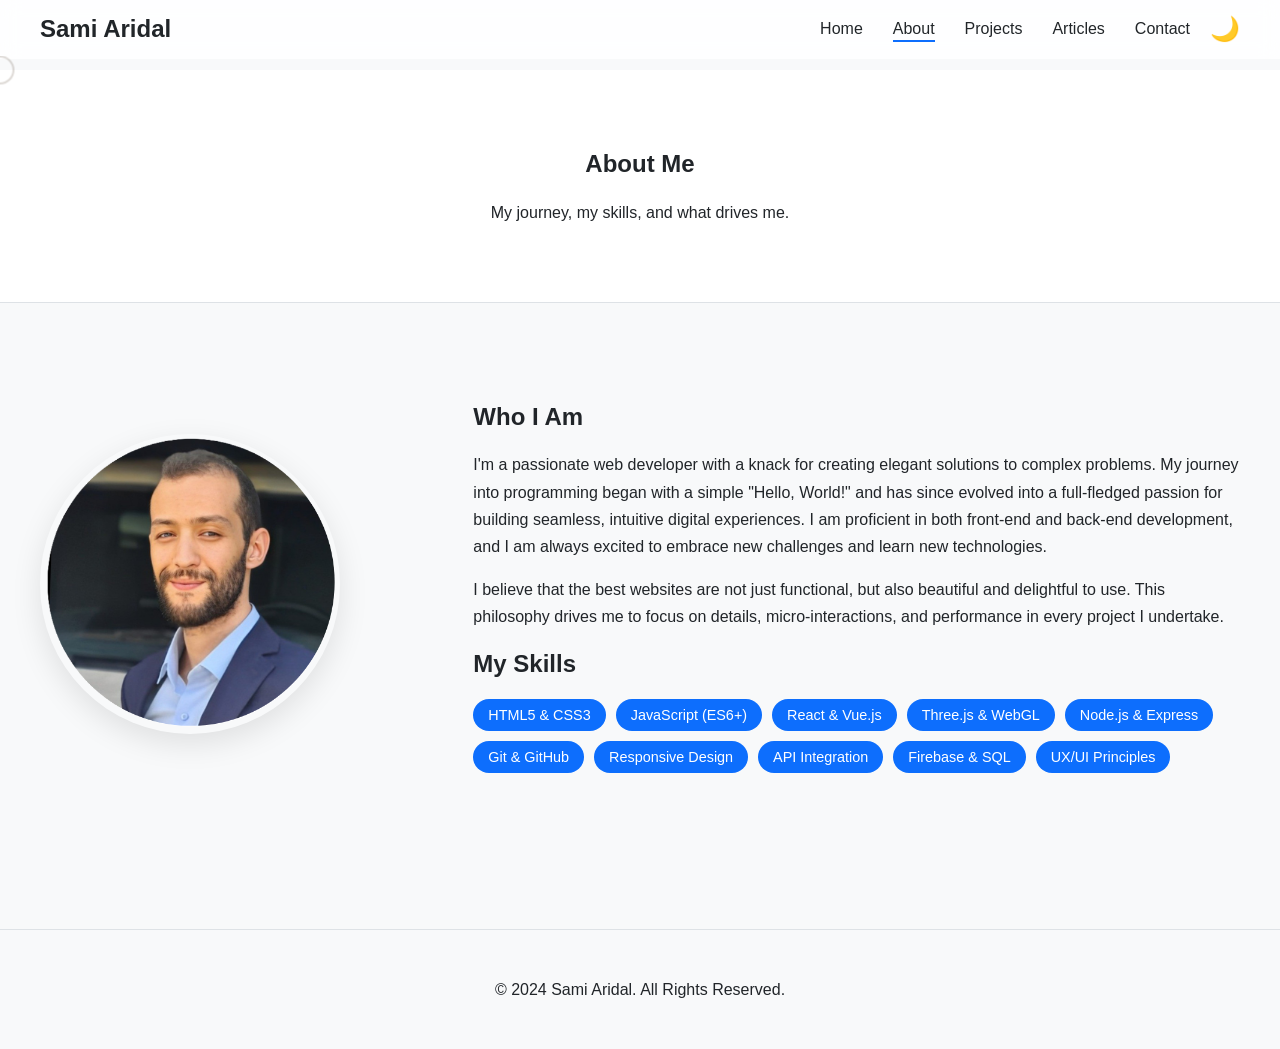
<file: about.html>
<!DOCTYPE html>
<html lang="en">
<head>
    <meta charset="UTF-8">
    <meta name="viewport" content="width=device-width, initial-scale=1.0">
    <title>About Me - Sami Aridal</title>
    <link rel="stylesheet" href="style/main.css">
    <link rel="stylesheet" href="https://unpkg.com/aos@next/dist/aos.css" />
    <link rel="icon" href="assets/favicon.ico" type="image/x-icon">
</head>
<body class="is-transitioning">
    <div class="cursor"></div>
    <div class="page-transition-overlay"></div>

    <header class="navbar" id="navbar">
        <div class="container">
            <a href="index.html" class="logo magnetic-item">Sami Aridal</a>
            <nav class="nav-menu">
                <ul class="nav-links">
                    <li><a href="index.html">Home</a></li>
                    <li><a href="about.html" class="active">About</a></li>
                    <li><a href="projects.html">Projects</a></li>
                    <li><a href="articles.html">Articles</a></li>
                    <li><a href="contact.html">Contact</a></li>
                </ul>
                <div class="theme-switcher">
                    <button id="theme-toggle" class="magnetic-item" title="Toggle dark mode">🌙</button>
                </div>
            </nav>
            <button class="hamburger" id="hamburger-menu" aria-label="Toggle menu">
                <span></span><span></span><span></span>
            </button>
        </div>
    </header>

    <main>
        <section class="page-header" data-aos="fade-in">
            <div class="container">
                <h1>About Me</h1>
                <p>My journey, my skills, and what drives me.</p>
            </div>
        </section>

        <section class="content-section">
            <div class="container about-layout">
                <div data-aos="fade-right">
                    <img src="assets/img/about-profile.png" alt="A professional photo of Sami Aridal" class="profile-pic">
                </div>
                <div class="about-text" data-aos="fade-left">
                    <h2>Who I Am</h2>
                    <p>I'm a passionate web developer with a knack for creating elegant solutions to complex problems. My journey into programming began with a simple "Hello, World!" and has since evolved into a full-fledged passion for building seamless, intuitive digital experiences. I am proficient in both front-end and back-end development, and I am always excited to embrace new challenges and learn new technologies.</p>
                    <p>I believe that the best websites are not just functional, but also beautiful and delightful to use. This philosophy drives me to focus on details, micro-interactions, and performance in every project I undertake.</p>
                    
                    <h2>My Skills</h2>
                    <ul class="skills-list">
                        <li>HTML5 & CSS3</li>
                        <li>JavaScript (ES6+)</li>
                        <li>React & Vue.js</li>
                        <li>Three.js & WebGL</li>
                        <li>Node.js & Express</li>
                        <li>Git & GitHub</li>
                        <li>Responsive Design</li>
                        <li>API Integration</li>
                        <li>Firebase & SQL</li>
                        <li>UX/UI Principles</li>
                    </ul>
                </div>
            </div>
        </section>
    </main>
    
    <footer class="footer">
        <div class="container">
            <p>© 2024 Sami Aridal. All Rights Reserved.</p>
        </div>
    </footer>
    
    <button id="scroll-to-top" class="magnetic-item" title="Go to top">↑</button>
    <script src="https://unpkg.com/aos@next/dist/aos.js"></script>
    <script src="js/main.js"></script>
</body>
</html>
</file>
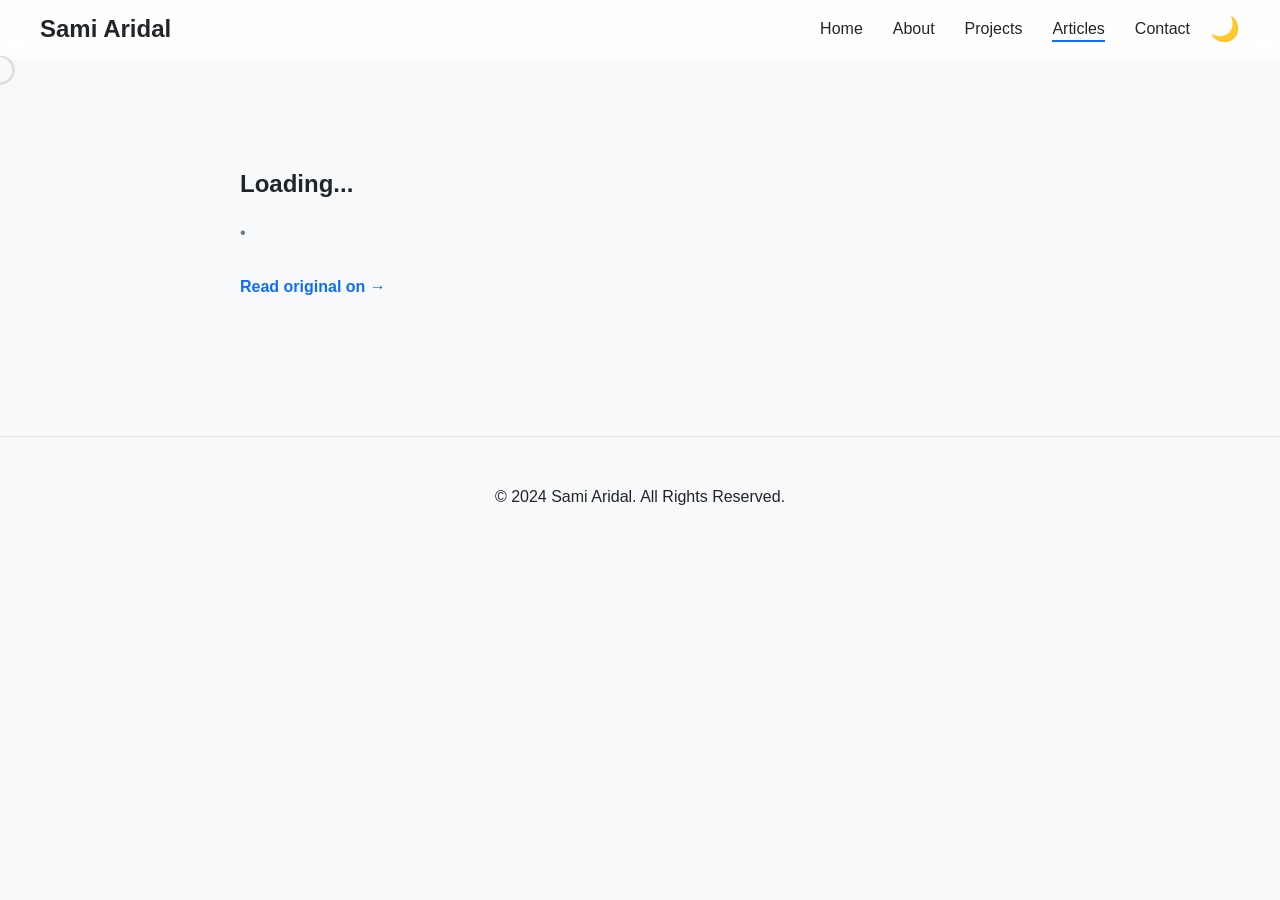
<file: article-detail.html>
<!DOCTYPE html>
<html lang="en">
<head>
    <meta charset="UTF-8">
    <meta name="viewport" content="width=device-width, initial-scale=1.0">
    <title>Article - Sami Aridal</title>
    <link rel="stylesheet" href="style/main.css">
    <link rel="stylesheet" href="https://unpkg.com/aos@next/dist/aos.css" />
    <link rel="icon" href="assets/favicon.ico" type="image/x-icon">
</head>
<body class="is-transitioning">
    <div class="cursor"></div>
    <div class="page-transition-overlay"></div>

    <header class="navbar" id="navbar">
        <div class="container">
            <a href="index.html" class="logo magnetic-item">Sami Aridal</a>
            <nav class="nav-menu">
                <ul class="nav-links">
                    <li><a href="index.html">Home</a></li>
                    <li><a href="about.html">About</a></li>
                    <li><a href="projects.html">Projects</a></li>
                    <li><a href="articles.html" class="active">Articles</a></li>
                    <li><a href="contact.html">Contact</a></li>
                </ul>
                <div class="theme-switcher">
                    <button id="theme-toggle" class="magnetic-item" title="Toggle dark mode">🌙</button>
                </div>
            </nav>
            <button class="hamburger" id="hamburger-menu" aria-label="Toggle menu">
                <span></span><span></span><span></span>
            </button>
        </div>
    </header>

    <main>
        <section class="content-section">
            <div class="container article-content" id="article-detail-container" data-aos="fade-up">
                <h1 id="article-title">Loading...</h1>
                <p class="article-meta"><span id="article-date"></span> • <span id="article-source"></span></p>
                <div id="article-body"></div>
                <a href="#" id="article-source-url" class="btn-link" target="_blank">Read original on <span id="article-source-name"></span> →</a>
            </div>
        </section>
    </main>

    <footer class="footer">
        <div class="container">
            <p>© 2024 Sami Aridal. All Rights Reserved.</p>
        </div>
    </footer>
    
    <button id="scroll-to-top" class="magnetic-item" title="Go to top">↑</button>
    <script src="https://unpkg.com/aos@next/dist/aos.js"></script>
    <script src="js/main.js"></script>
</body>
</html>
</file>
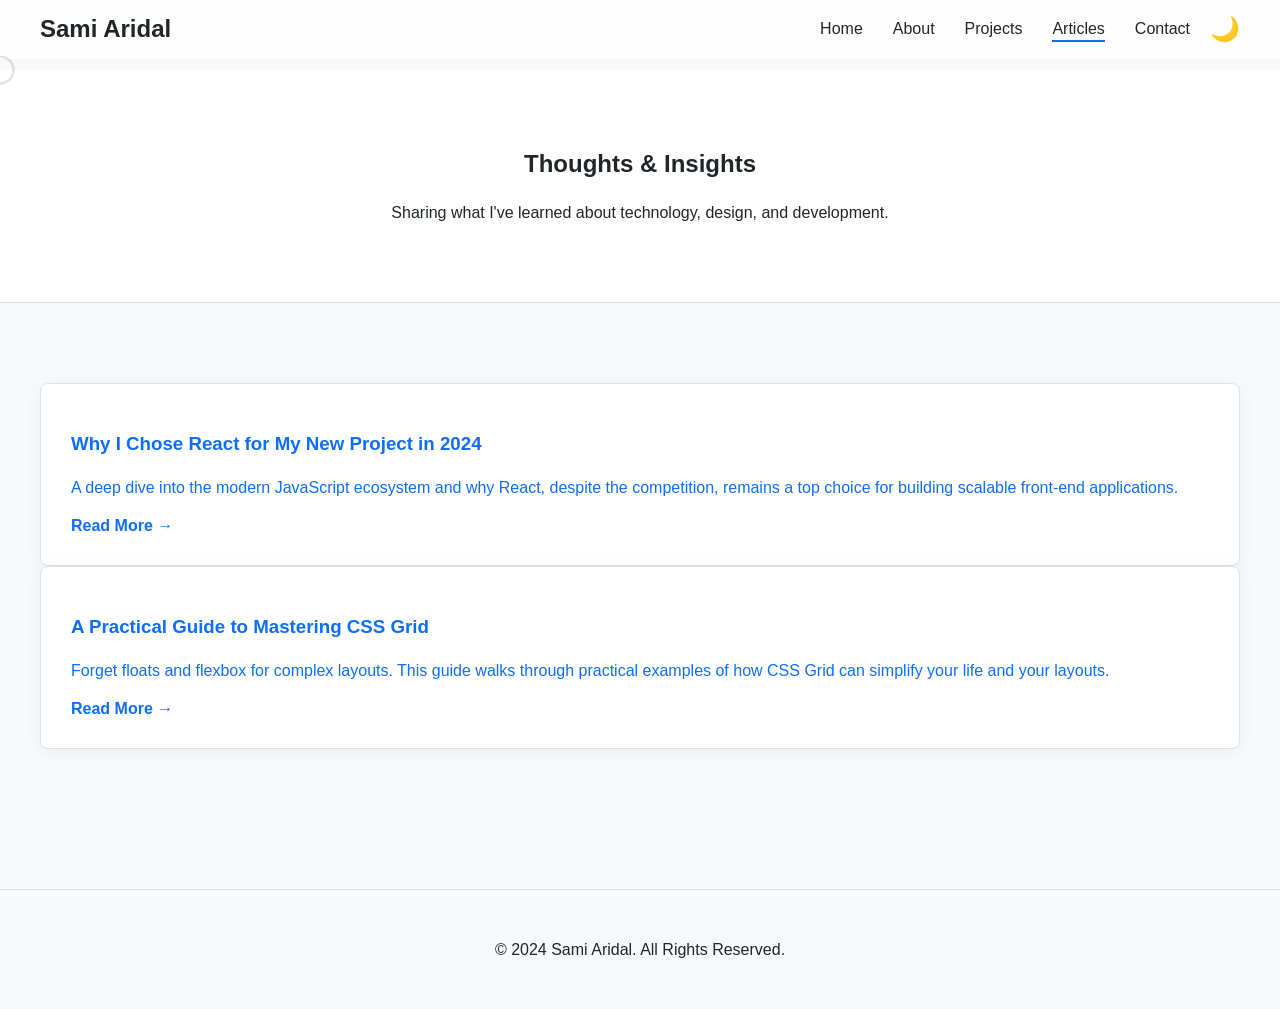
<file: articles.html>
<!DOCTYPE html>
<html lang="en">
<head>
    <meta charset="UTF-8">
    <meta name="viewport" content="width=device-width, initial-scale=1.0">
    <title>Articles - Sami Aridal</title>
    <link rel="stylesheet" href="style/main.css">
    <link rel="stylesheet" href="https://unpkg.com/aos@next/dist/aos.css" />
    <link rel="icon" href="assets/favicon.ico" type="image/x-icon">
</head>
<body class="is-transitioning">
    <div class="cursor"></div>
    <div class="page-transition-overlay"></div>
    
    <header class="navbar" id="navbar">
        <div class="container">
            <a href="index.html" class="logo magnetic-item">Sami Aridal</a>
            <nav class="nav-menu">
                <ul class="nav-links">
                    <li><a href="index.html">Home</a></li>
                    <li><a href="about.html">About</a></li>
                    <li><a href="projects.html">Projects</a></li>
                    <li><a href="articles.html" class="active">Articles</a></li>
                    <li><a href="contact.html">Contact</a></li>
                </ul>
                <div class="theme-switcher">
                    <button id="theme-toggle" class="magnetic-item" title="Toggle dark mode">🌙</button>
                </div>
            </nav>
            <button class="hamburger" id="hamburger-menu" aria-label="Toggle menu">
                <span></span><span></span><span></span>
            </button>
        </div>
    </header>

    <main>
        <section class="page-header" data-aos="fade-in">
            <div class="container">
                <h1>Thoughts & Insights</h1>
                <p>Sharing what I've learned about technology, design, and development.</p>
            </div>
        </section>
        <section class="content-section">
            <div class="container" id="articles-container">
                <p>Loading articles...</p>
                <!-- Article cards will be injected here -->
            </div>
        </section>
    </main>
    
    <footer class="footer">
        <div class="container">
            <p>© 2024 Sami Aridal. All Rights Reserved.</p>
        </div>
    </footer>
    
    <button id="scroll-to-top" class="magnetic-item" title="Go to top">↑</button>
    <script src="https://unpkg.com/aos@next/dist/aos.js"></script>
    <script src="js/main.js"></script>
</body>
</html>
</file>
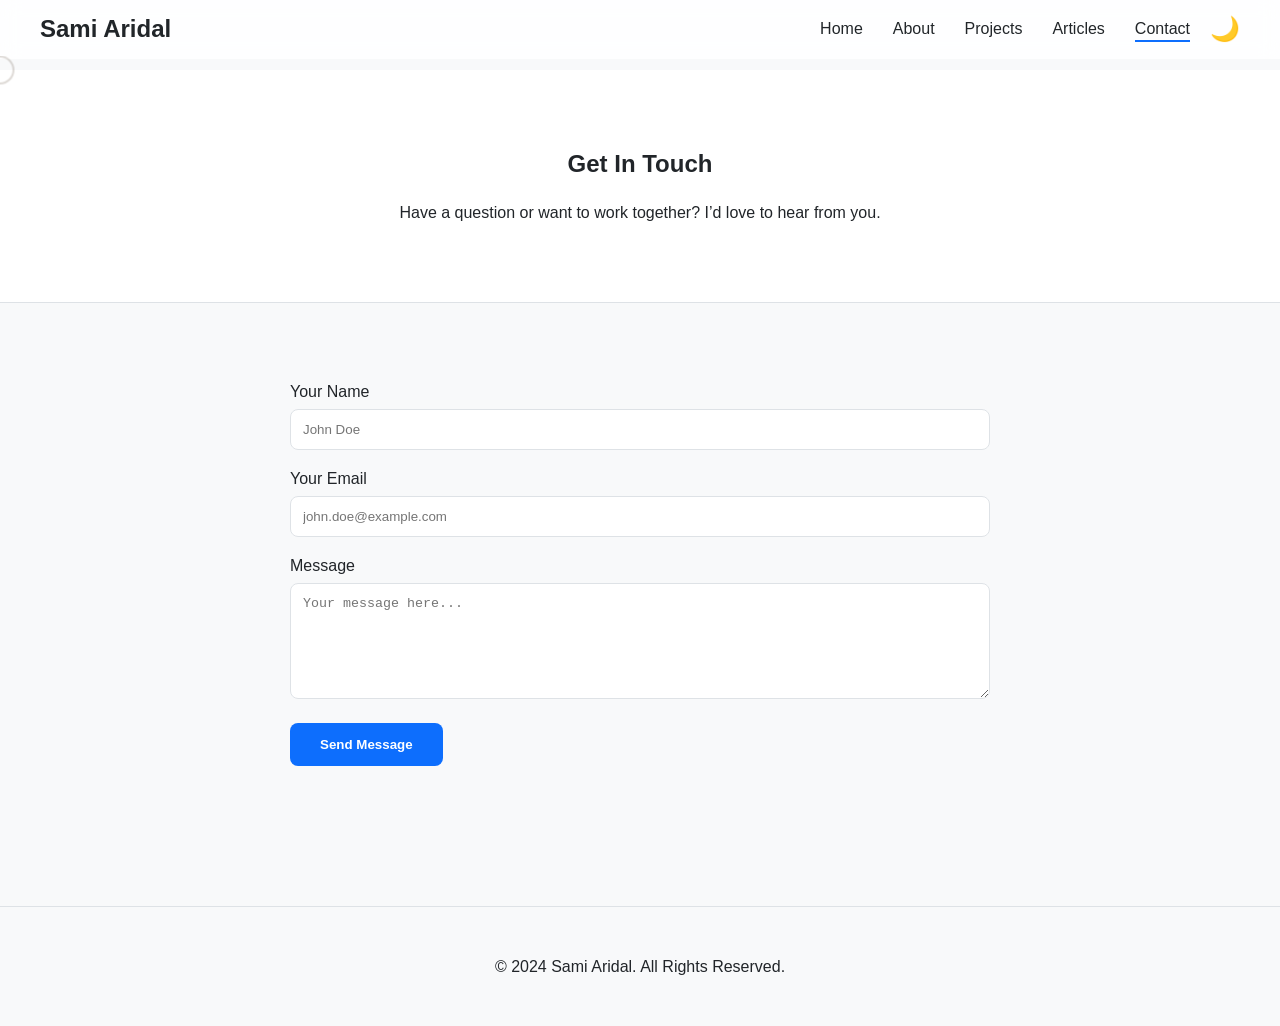
<file: contact.html>
<!DOCTYPE html>
<html lang="en">
<head>
    <meta charset="UTF-8">
    <meta name="viewport" content="width=device-width, initial-scale=1.0">
    <title>Contact Me - Sami Aridal</title>
    <link rel="stylesheet" href="style/main.css">
    <link rel="stylesheet" href="https://unpkg.com/aos@next/dist/aos.css" />
    <link rel="icon" href="assets/favicon.ico" type="image/x-icon">
</head>
<body class="is-transitioning">
    <div class="cursor"></div>
    <div class="page-transition-overlay"></div>

    <header class="navbar" id="navbar">
        <div class="container">
            <a href="index.html" class="logo magnetic-item">Sami Aridal</a>
            <nav class="nav-menu">
                <ul class="nav-links">
                    <li><a href="index.html">Home</a></li>
                    <li><a href="about.html">About</a></li>
                    <li><a href="projects.html">Projects</a></li>
                    <li><a href="articles.html">Articles</a></li>
                    <li><a href="contact.html" class="active">Contact</a></li>
                </ul>
                <div class="theme-switcher">
                    <button id="theme-toggle" class="magnetic-item" title="Toggle dark mode">🌙</button>
                </div>
            </nav>
            <button class="hamburger" id="hamburger-menu" aria-label="Toggle menu">
                <span></span><span></span><span></span>
            </button>
        </div>
    </header>

    <main>
        <section class="page-header" data-aos="fade-in">
            <div class="container">
                <h1>Get In Touch</h1>
                <p>Have a question or want to work together? I’d love to hear from you.</p>
            </div>
        </section>
        
        <section class="content-section">
            <div class="container" data-aos="fade-up">
                <form action="https://formspree.io/f/YOUR_FORM_ID" method="POST" class="contact-form">
                    <div class="form-group">
                        <label for="name">Your Name</label>
                        <input type="text" id="name" name="name" required placeholder="John Doe">
                    </div>
                    <div class="form-group">
                        <label for="email">Your Email</label>
                        <input type="email" id="email" name="email" required placeholder="john.doe@example.com">
                    </div>
                    <div class="form-group">
                        <label for="message">Message</label>
                        <textarea id="message" name="message" rows="6" required placeholder="Your message here..."></textarea>
                    </div>
                    <button type="submit" class="btn btn-primary magnetic-item">Send Message</button>
                </form>
            </div>
        </section>
    </main>

    <footer class="footer">
        <div class="container">
            <p>© 2024 Sami Aridal. All Rights Reserved.</p>
        </div>
    </footer>

    <button id="scroll-to-top" class="magnetic-item" title="Go to top">↑</button>
    <script src="https://unpkg.com/aos@next/dist/aos.js"></script>
    <script src="js/main.js"></script>
</body>
</html>
</file>
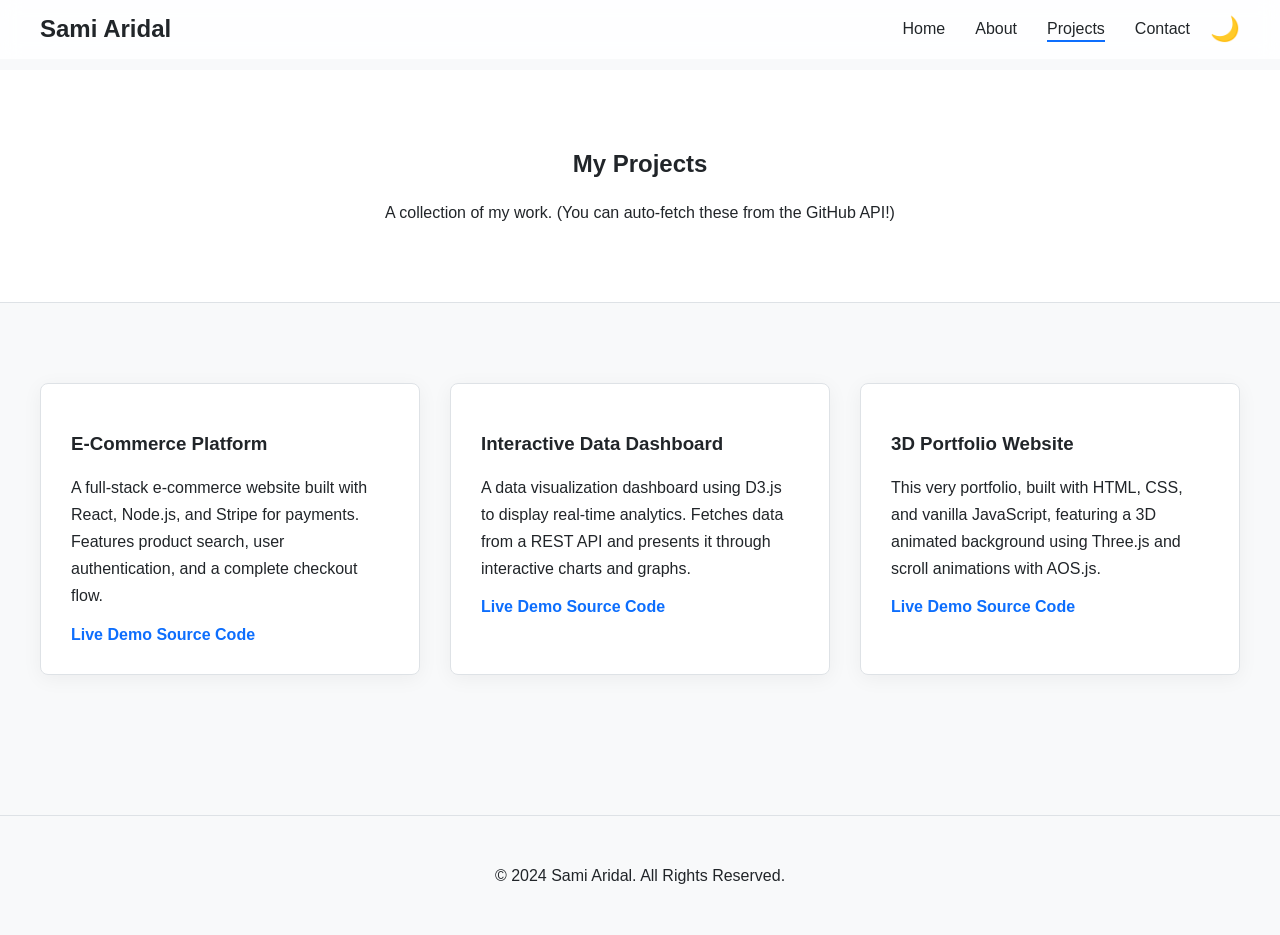
<file: projects.html>
<!DOCTYPE html>
<html lang="en">
<head>
    <meta charset="UTF-8">
    <meta name="viewport" content="width=device-width, initial-scale=1.0">
    <title>My Projects - Sami Aridal</title>
    <link rel="stylesheet" href="style/main.css">
    <link rel="stylesheet" href="https://unpkg.com/aos@next/dist/aos.css" />
    <link rel="icon" href="assets/favicon.ico" type="image/x-icon">
</head>
<body>
    <header class="navbar" id="navbar">
        <div class="container">
            <a href="index.html" class="logo">Sami Aridal</a>
            <nav class="nav-menu">
                <ul class="nav-links">
                    <li><a href="index.html">Home</a></li>
                    <li><a href="about.html">About</a></li>
                    <li><a href="projects.html" class="active">Projects</a></li>
                    <li><a href="contact.html">Contact</a></li>
                </ul>
                 <div class="theme-switcher">
                    <button id="theme-toggle" title="Toggle dark mode">🌙</button>
                </div>
            </nav>
            <button class="hamburger" id="hamburger-menu" aria-label="Toggle menu">
                <span></span>
                <span></span>
                <span></span>
            </button>
        </div>
    </header>

    <main>
        <section class="page-header" data-aos="fade-in">
            <div class="container">
                <h1>My Projects</h1>
                <p>A collection of my work. (You can auto-fetch these from the GitHub API!)</p>
            </div>
        </section>

        <section class="content-section">
            <div class="container">
                <div class="project-grid-full">
                    <!-- Replace with your project details -->
                    <div class="project-card" data-aos="fade-up">
                        <h3>E-Commerce Platform</h3>
                        <p>A full-stack e-commerce website built with React, Node.js, and Stripe for payments. Features product search, user authentication, and a complete checkout flow.</p>
                        <div>
                            <a href="#" class="btn-link" target="_blank">Live Demo</a>
                            <a href="#" class="btn-link" target="_blank">Source Code</a>
                        </div>
                    </div>
                    <div class="project-card" data-aos="fade-up">
                        <h3>Interactive Data Dashboard</h3>
                        <p>A data visualization dashboard using D3.js to display real-time analytics. Fetches data from a REST API and presents it through interactive charts and graphs.</p>
                        <div>
                            <a href="#" class="btn-link" target="_blank">Live Demo</a>
                            <a href="#" class="btn-link" target="_blank">Source Code</a>
                        </div>
                    </div>
                    <div class="project-card" data-aos="fade-up">
                        <h3>3D Portfolio Website</h3>
                        <p>This very portfolio, built with HTML, CSS, and vanilla JavaScript, featuring a 3D animated background using Three.js and scroll animations with AOS.js.</p>
                        <div>
                            <a href="#" class="btn-link" target="_blank">Live Demo</a>
                            <a href="#" class="btn-link" target="_blank">Source Code</a>
                        </div>
                    </div>
                </div>
            </div>
        </section>
    </main>

    <footer class="footer">
        <div class="container">
            <p>© 2024 Sami Aridal. All Rights Reserved.</p>
        </div>
    </footer>

    <button id="scroll-to-top" title="Go to top">↑</button>
    <script src="https://unpkg.com/aos@next/dist/aos.js"></script>
    <script src="js/main.js"></script>
</body>
</html>
</file>
<file: style/main.css>
/* 1. CSS Variables (Themes) & Global Styles */
:root {
    --primary-color: #0d6efd;
    --primary-hover: #0b5ed7;
    --background-light: #f8f9fa;
    --text-light: #212529;
    --card-bg-light: #ffffff;
    --nav-bg-light: rgba(255, 255, 255, 0.85);
    --border-light: #dee2e6;
    
    --background-dark: #121212;
    --text-dark: #e9e9e9;
    --card-bg-dark: #1e1e1e;
    --nav-bg-dark: rgba(20, 20, 20, 0.85);
    --border-dark: #333333;

    --font-sans: -apple-system, BlinkMacSystemFont, 'Segoe UI', Roboto, 'Helvetica Neue', Arial, sans-serif;
    --border-radius: 8px;
    --box-shadow: 0 4px 20px rgba(0,0,0,0.05);
    --transition-speed: 0.3s;
}

html { scroll-behavior: smooth; }

body {
    font-family: var(--font-sans);
    margin: 0;
    padding-top: 70px; /* Space for fixed navbar */
    background-color: var(--background-light);
    color: var(--text-light);
    transition: background-color var(--transition-speed), color var(--transition-speed);
}
html.dark-mode body {
    background-color: var(--background-dark);
    color: var(--text-dark);
}

.container { max-width: 1200px; margin: 0 auto; padding: 0 20px; }
h1, h2, h3 { color: inherit; line-height: 1.2; }
p { line-height: 1.7; }
a { color: var(--primary-color); text-decoration: none; transition: color 0.3s ease; }
a:hover { color: var(--primary-hover); }

/* 2. Advanced UI Elements (Cursor, Transitions) */
.cursor {
    width: 25px;
    height: 25px;
    border: 2px solid var(--text-light);
    border-radius: 50%;
    position: fixed;
    transform: translate(-50%, -50%);
    pointer-events: none;
    z-index: 9999;
    transition: width 0.3s, height 0.3s, border-width 0.3s, background-color 0.3s, border-color 0.3s;
    mix-blend-mode: difference;
}
.cursor.grow {
    width: 50px;
    height: 50px;
    border-width: 3px;
    background-color: var(--text-light);
}
html.dark-mode .cursor { border-color: var(--text-dark); }
html.dark-mode .cursor.grow { background-color: var(--text-dark); }

.page-transition-overlay {
    position: fixed; top: 0; left: 0; width: 100%; height: 100vh;
    background-color: #1a1a1a;
    z-index: 9998;
    transform: translateY(100%);
}
body.is-transitioning .page-transition-overlay { transform: translateY(0); }
body.is-leaving .page-transition-overlay {
    transform: translateY(0);
    transition: transform 0.5s cubic-bezier(0.83, 0, 0.17, 1);
}

/* 3. Background Canvas */
#bg {
    position: fixed; top: 0; left: 0;
    width: 100vw; height: 100vh;
    z-index: -1;
}

/* 4. Navbar */
.navbar {
    position: fixed; top: 0; left: 0; width: 100%; padding: 15px 0; z-index: 1000;
    background-color: var(--nav-bg-light);
    backdrop-filter: blur(10px);
    border-bottom: 1px solid transparent;
    transition: background-color var(--transition-speed), border-color var(--transition-speed), box-shadow var(--transition-speed);
}
.navbar.scrolled {
    box-shadow: var(--box-shadow);
    border-color: var(--border-light);
}
html.dark-mode .navbar { background-color: var(--nav-bg-dark); }
html.dark-mode .navbar.scrolled { border-color: var(--border-dark); }
.navbar .container { display: flex; justify-content: space-between; align-items: center; }
.logo { font-size: 1.5rem; font-weight: bold; color: inherit; text-decoration: none; }
.nav-menu { display: flex; align-items: center; gap: 20px; }
.nav-links { list-style: none; margin: 0; padding: 0; display: flex; gap: 30px; }
.nav-links a {
    color: inherit; text-decoration: none; font-weight: 500;
    position: relative; padding-bottom: 5px;
}
.nav-links a::after {
    content: ''; position: absolute; bottom: 0; left: 0; width: 0; height: 2px;
    background-color: var(--primary-color);
    transition: width var(--transition-speed) ease;
}
.nav-links a:hover::after, .nav-links a.active::after { width: 100%; }
.theme-switcher button { background: none; border: none; cursor: pointer; font-size: 1.5rem; padding: 0; }
.hamburger { display: none; }
.magnetic-item { transition: transform 0.2s cubic-bezier(0.34, 1.56, 0.64, 1); }

/* 5. Hero Section */
.hero {
    min-height: calc(100vh - 70px);
    display: flex; align-items: center; justify-content: center;
    text-align: center; position: relative; z-index: 1;
}
.hero h1 { font-size: clamp(2.5rem, 6vw, 5rem); margin-bottom: 1rem; }
.hero .subtitle { font-size: clamp(1rem, 2vw, 1.25rem); color: #6c757d; max-width: 600px; margin: 0 auto 2rem; }
html.dark-mode .hero .subtitle { color: #adb5bd; }

/* 6. Buttons */
.btn {
    display: inline-block; padding: 12px 28px; border-radius: var(--border-radius);
    text-decoration: none; font-weight: bold;
    border: 2px solid transparent;
}
.btn-primary { background-color: var(--primary-color); color: #fff; }
.btn-primary:hover { background-color: var(--primary-hover); }
.btn-link { color: var(--primary-color); text-decoration: none; font-weight: bold; }

/* 7. Content Sections & Cards */
.content-section { padding: 80px 0; }
.page-header {
    padding: 60px 0; text-align: center;
    background-color: var(--card-bg-light);
    border-bottom: 1px solid var(--border-light);
}
html.dark-mode .page-header {
    background-color: #1a1a1a;
    border-color: var(--border-dark);
}
.project-grid-full {
    display: grid; gap: 30px;
    grid-template-columns: repeat(auto-fit, minmax(320px, 1fr));
}
.project-card {
    background: var(--card-bg-light); border: 1px solid var(--border-light);
    border-radius: var(--border-radius); padding: 30px;
    box-shadow: var(--box-shadow);
    transition: transform var(--transition-speed), box-shadow var(--transition-speed);
}
.project-card:hover { transform: translateY(-5px); box-shadow: 0 8px 30px rgba(0,0,0,0.1); }
html.dark-mode .project-card {
    background: var(--card-bg-dark);
    border-color: var(--border-dark);
    box-shadow: none;
}
html.dark-mode .project-card:hover { box-shadow: 0 0 20px rgba(0, 123, 255, 0.1); }

/* 8. About & Detail Pages */
.about-layout { display: grid; grid-template-columns: 1fr 2fr; gap: 50px; align-items: center; }
.profile-pic { width: 100%; max-width: 300px; border-radius: 50%; object-fit: cover; aspect-ratio: 1/1; box-shadow: 0 10px 30px rgba(0,0,0,0.1); }
.skills-list { list-style: none; padding: 0; display: flex; flex-wrap: wrap; gap: 10px; }
.skills-list li { background: var(--primary-color); color: #fff; padding: 8px 15px; border-radius: 20px; font-size: 0.9rem; }
.project-image { width: 100%; height: auto; border-radius: var(--border-radius); margin: 2rem 0; box-shadow: 0 10px 30px rgba(0,0,0,0.1); }
.tags-container { display: flex; flex-wrap: wrap; gap: 10px; margin-top: 1rem; }
.tags-container .tag { background: var(--primary-color); color: #fff; padding: 5px 12px; border-radius: 20px; font-size: 0.9rem; }
.project-links { margin-top: 2rem; }
.article-content { max-width: 800px; margin: auto; }
.article-meta { color: #6c757d; margin-bottom: 2rem; }
html.dark-mode .article-meta { color: #adb5bd; }
.article-content h2 { margin-top: 2.5rem; }
.article-content code { background: #e9ecef; padding: .2em .4em; margin: 0; font-size: 85%; border-radius: 3px; }
html.dark-mode .article-content code { background: #333; }
.article-content pre { background: #e9ecef; padding: 1em; border-radius: var(--border-radius); overflow-x: auto;}
html.dark-mode .article-content pre { background: #222; }

/* 9. Contact Form */
.contact-form { max-width: 700px; margin: auto; }
.form-group { margin-bottom: 20px; }
.form-group label { display: block; margin-bottom: 8px; font-weight: 500; }
.form-group input, .form-group textarea {
    width: 100%; padding: 12px;
    border: 1px solid var(--border-light);
    background-color: var(--card-bg-light);
    border-radius: var(--border-radius);
    box-sizing: border-box; color: inherit;
}
html.dark-mode .form-group input, html.dark-mode .form-group textarea {
    background-color: var(--card-bg-dark);
    border-color: var(--border-dark);
}

/* 10. Footer & Utilities */
.footer { padding: 30px 0; text-align: center; border-top: 1px solid var(--border-light); margin-top: 60px; }
html.dark-mode .footer { border-color: var(--border-dark); }
#scroll-to-top {
    position: fixed; bottom: 20px; right: 20px;
    width: 50px; height: 50px; border-radius: 50%;
    background: var(--primary-color); color: #fff;
    border: none; font-size: 24px; cursor: pointer;
    display: none; z-index: 1000;
}

/* 11. Responsive Design */
@media (max-width: 768px) {
    .cursor { display: none; }
    .nav-links {
        display: none; position: absolute; top: 70px; left: 0; width: 100%;
        flex-direction: column; background: var(--nav-bg-light);
        padding: 20px 0; backdrop-filter: blur(10px);
        box-shadow: 0 10px 20px rgba(0,0,0,0.1);
    }
    html.dark-mode .nav-links { background: var(--nav-bg-dark); }
    .nav-links.active { display: flex; }
    .nav-links li { text-align: center; width: 100%; padding: 10px 0; }
    .nav-menu { gap: 10px; }
    .hamburger {
        display: block; cursor: pointer; background: none; border: none; padding: 0; z-index: 1001;
    }
    .hamburger span {
        display: block; width: 25px; height: 3px; background: var(--text-light); margin: 5px 0;
        transition: transform 0.3s ease, opacity 0.3s ease;
    }
    html.dark-mode .hamburger span { background: var(--text-dark); }
    .about-layout { grid-template-columns: 1fr; text-align: center; }
    .profile-pic { margin: 0 auto 30px; }
}
</file>
